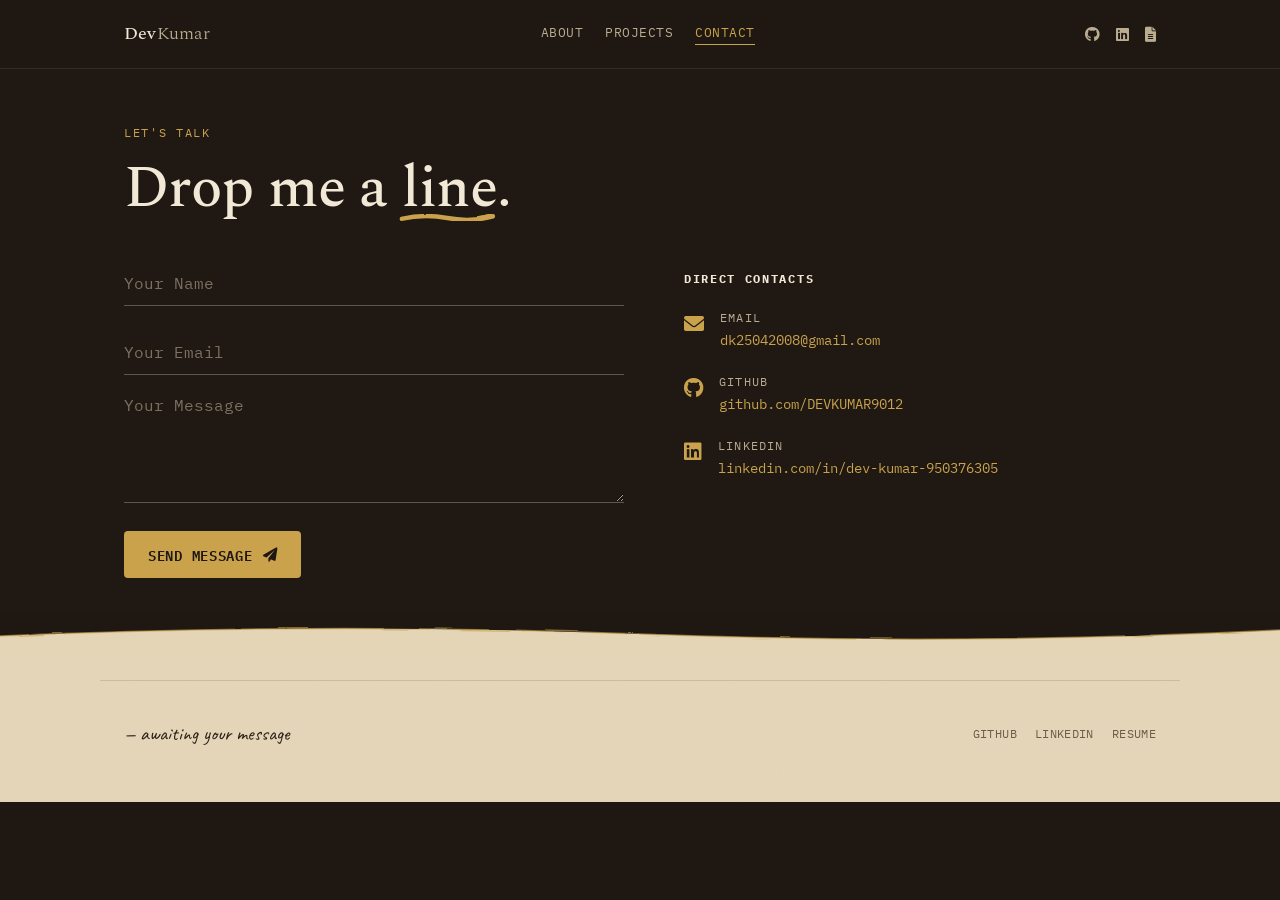
<file: contact.html>
<!DOCTYPE html>
<html lang="en">
<head>
    <meta charset="UTF-8">
    <meta name="viewport" content="width=device-width, initial-scale=1.0">
    <meta name="theme-color" content="#1E1712">
    <title>Dev Kumar — Contact</title>
    <link rel="preconnect" href="https://fonts.googleapis.com">
    <link rel="preconnect" href="https://fonts.gstatic.com" crossorigin>
    <link href="https://fonts.googleapis.com/css2?family=Spectral:ital,wght@0,400;0,500;0,600;1,400;1,500&family=IBM+Plex+Mono:wght@400;500;600&family=Caveat:wght@500;600;700&display=swap" rel="stylesheet">
    <link rel="stylesheet" href="https://cdnjs.cloudflare.com/ajax/libs/font-awesome/6.0.0/css/all.min.css">
    <link rel="stylesheet" href="theme.css">
    <style>
        .contact-layout {
            display: flex;
            flex-wrap: wrap-reverse;
            gap: 60px;
            margin-top: 40px;
        }
        .contact-form-container {
            flex: 1;
            min-width: 300px;
            max-width: 500px;
        }
        .contact-info {
            flex: 1;
            min-width: 250px;
            max-width: 400px;
            padding-top: 10px;
        }
        .contact-item {
            display: flex;
            align-items: flex-start;
            gap: 16px;
            margin-bottom: 24px;
        }
        .contact-item i {
            font-size: 1.25rem;
            color: var(--brass);
            margin-top: 4px;
        }
        .contact-label {
            font-family: var(--font-mono);
            font-size: 0.75rem;
            text-transform: uppercase;
            letter-spacing: 0.1em;
            color: var(--cream-soft);
            margin-bottom: 4px;
        }
        .bl-input, .bl-textarea {
            width: 100%;
            background: transparent;
            border: none;
            border-bottom: 1px solid rgba(241, 232, 214, 0.3);
            color: var(--cream);
            font-family: var(--font-mono);
            font-size: 1rem;
            padding: 12px 0;
            margin-bottom: 24px;
            transition: border-color 0.2s ease;
        }
        .bl-input:focus, .bl-textarea:focus {
            outline: none;
            border-bottom-color: var(--brass);
        }
        .bl-input::placeholder, .bl-textarea::placeholder {
            color: var(--cream-soft);
            opacity: 0.6;
        }
        .bl-textarea {
            resize: vertical;
            min-height: 120px;
        }
        .bl-btn {
            background: var(--brass);
            color: var(--desk);
            border: none;
            padding: 12px 24px;
            font-family: var(--font-mono);
            font-weight: 600;
            font-size: .9rem;
            letter-spacing: .05em;
            text-transform: uppercase;
            cursor: pointer;
            border-radius: 4px;
            transition: background 0.2s ease, transform 0.2s ease;
            display: inline-flex;
            align-items: center;
            gap: 10px;
        }
        .bl-btn:hover {
            background: var(--paper);
            transform: translateY(-2px);
        }
        .email-error {
            color: #ff6b6b;
            font-size: 0.8rem;
            display: block;
            margin-top: -18px;
            margin-bottom: 24px;
        }
        .form-status-msg {
            padding: 14px 18px;
            border-radius: 6px;
            font-family: var(--font-mono);
            font-size: 0.9rem;
            margin-bottom: 24px;
            display: none;
            line-height: 1.5;
        }
        .form-status-msg.success {
            display: block;
            background: rgba(201, 162, 75, 0.15);
            border: 1px solid var(--brass);
            color: var(--paper);
        }
        .form-status-msg.error {
            display: block;
            background: rgba(255, 107, 107, 0.15);
            border: 1px solid #ff6b6b;
            color: #ff6b6b;
        }
    </style>
</head>
<body class="bl">
    <svg width="0" height="0" style="position:absolute" aria-hidden="true">
        <defs>
            <filter id="blRough" x="-30%" y="-30%" width="160%" height="160%">
                <feTurbulence type="fractalNoise" baseFrequency="0.02 0.12" numOctaves="2" seed="7" result="n" />
                <feDisplacementMap in="SourceGraphic" in2="n" scale="3.5" xChannelSelector="R" yChannelSelector="G" />
            </filter>
            <filter id="blGrain">
                <feTurbulence type="fractalNoise" baseFrequency="0.85" numOctaves="2" stitchTiles="stitch" result="n" />
                <feColorMatrix type="matrix" values="0 0 0 0 1  0 0 0 0 1  0 0 0 0 1  0 0 0 0.6 0" />
            </filter>
        </defs>
    </svg>

    <header class="bl-nav">
        <div class="bl-nav-inner">
            <span class="bl-wordmark">Dev<span>Kumar</span></span>
            <nav class="bl-navlinks" aria-label="Primary">
                <a href="index.html">About</a>
                <a href="projects.html">Projects</a>
                <a href="contact.html" class="is-active" aria-current="page">Contact</a>
            </nav>
            <div class="bl-navicons">
                <a href="https://github.com/DEVKUMAR9012" target="_blank" rel="noopener noreferrer" aria-label="GitHub"><i class="fab fa-github"></i></a>
                <a href="https://linkedin.com/in/dev-kumar-950376305" target="_blank" rel="noopener noreferrer" aria-label="LinkedIn"><i class="fab fa-linkedin"></i></a>
                <a href="resume.pdf" target="_blank" rel="noopener noreferrer" aria-label="Resume"><i class="fas fa-file-alt"></i></a>
            </div>
        </div>
    </header>

    <main>
        <section class="bl-desk">
            <svg class="bl-grain" aria-hidden="true">
                <rect width="100%" height="100%" filter="url(#blGrain)" />
            </svg>
            <div class="bl-hero">
                <p class="bl-kicker">Let's Talk</p>
                <h1 class="bl-headline">Drop me a 
                    <span class="bl-underline">line<svg class="bl-underline-svg" viewBox="0 0 140 16" preserveAspectRatio="none" aria-hidden="true"><path class="bl-underline-path" filter="url(#blRough)" d="M2 9 Q 35 3, 70 8 T 138 6" /></svg></span>.
                </h1>
                
                <div class="contact-layout">
                    <div class="contact-form-container">
                    <div id="statusMessage" class="form-status-msg"></div>
                    <form action="https://formsubmit.co/dk25042008@gmail.com" method="POST" id="contactForm" autocomplete="off">
                        <input type="text" name="name" id="userName" class="bl-input" placeholder="Your Name" required>
                        
                        <input type="email" name="email" id="userEmail" class="bl-input" placeholder="Your Email" required style="margin-bottom: 8px;">
                        <span class="email-error" id="emailError" style="display:none;">Please enter a valid email address.</span>
                        
                        <textarea name="message" id="userMessage" class="bl-textarea" placeholder="Your Message" required></textarea>
                        
                        <input type="text" name="_honey" style="display:none">
                        <input type="hidden" name="_captcha" value="false">
                        
                        <button type="submit" id="submitBtn" class="bl-btn">Send Message <i class="fas fa-paper-plane"></i></button>
                    </form>
                </div>
                <div class="contact-info">
                    <h3 class="bl-kicker" style="margin-bottom: 24px; color: var(--cream);">Direct Contacts</h3>
                    
                    <div class="contact-item">
                        <i class="fas fa-envelope"></i>
                        <div>
                            <p class="contact-label">Email</p>
                            <a href="mailto:dk25042008@gmail.com" class="bl-entry-link">dk25042008@gmail.com</a>
                        </div>
                    </div>
                    
                    <div class="contact-item">
                        <i class="fab fa-github"></i>
                        <div>
                            <p class="contact-label">GitHub</p>
                            <a href="https://github.com/DEVKUMAR9012" target="_blank" class="bl-entry-link">github.com/DEVKUMAR9012</a>
                        </div>
                    </div>
                    
                    <div class="contact-item">
                        <i class="fab fa-linkedin"></i>
                        <div>
                            <p class="contact-label">LinkedIn</p>
                            <a href="https://linkedin.com/in/dev-kumar-950376305" target="_blank" class="bl-entry-link">linkedin.com/in/dev-kumar-950376305</a>
                        </div>
                    </div>
                </div>
            </div>
        </section>

        <div class="bl-seam" aria-hidden="true">
            <svg class="bl-seam-svg" viewBox="0 0 1200 34" preserveAspectRatio="none">
                <path class="bl-seam-fill" d="M0 34 L0 16 Q 300 2, 600 14 T 1200 10 L1200 34 Z" />
                <path class="bl-seam-stroke" filter="url(#blRough)" d="M0 16 Q 300 2, 600 14 T 1200 10" />
            </svg>
        </div>

        <section class="bl-page">
            <svg class="bl-grain" aria-hidden="true">
                <rect width="100%" height="100%" filter="url(#blGrain)" />
            </svg>
            <footer class="bl-footer">
                <p class="bl-footer-line">— awaiting your message</p>
                <div class="bl-footer-links">
                    <a href="https://github.com/DEVKUMAR9012" target="_blank" rel="noopener noreferrer">GitHub</a>
                    <a href="https://linkedin.com/in/dev-kumar-950376305" target="_blank" rel="noopener noreferrer">LinkedIn</a>
                    <a href="resume.pdf" target="_blank" rel="noopener noreferrer">Resume</a>
                </div>
            </footer>
        </section>
    </main>

    <script src="script.js"></script>
    <script>
    document.addEventListener('DOMContentLoaded', function() {
        var form = document.getElementById('contactForm');
        var nameInput = document.getElementById('userName');
        var emailInput = document.getElementById('userEmail');
        var messageInput = document.getElementById('userMessage');
        var errorSpan = document.getElementById('emailError');
        var submitBtn = document.getElementById('submitBtn');
        var statusMsg = document.getElementById('statusMessage');
        var emailPattern = /^[a-zA-Z0-9._%+-]+@[a-zA-Z0-9.-]+\.[a-zA-Z]{2,}$/;

        emailInput.addEventListener('input', function() {
            if (emailPattern.test(emailInput.value)) {
                errorSpan.style.display = 'none';
            }
        });

        form.addEventListener('submit', function(e) {
            e.preventDefault();

            if (!emailPattern.test(emailInput.value)) {
                errorSpan.style.display = 'block';
                return;
            } else {
                errorSpan.style.display = 'none';
            }

            submitBtn.disabled = true;
            submitBtn.innerHTML = 'Sending... <i class="fas fa-spinner fa-spin"></i>';
            statusMsg.className = 'form-status-msg';
            statusMsg.style.display = 'none';

            fetch("https://formsubmit.co/ajax/dk25042008@gmail.com", {
                method: "POST",
                headers: { 
                    "Content-Type": "application/json",
                    "Accept": "application/json"
                },
                body: JSON.stringify({
                    name: nameInput.value,
                    email: emailInput.value,
                    message: messageInput.value,
                    _subject: "New Contact Form Message from Portfolio!"
                })
            })
            .then(function(response) {
                if (response.ok) {
                    statusMsg.className = 'form-status-msg success';
                    statusMsg.innerHTML = '<i class="fas fa-check-circle"></i> Thank you! Your message has been sent successfully. Dev will get back to you soon.';
                    form.reset();
                } else {
                    throw new Error('Server returned an error');
                }
            })
            .catch(function(error) {
                statusMsg.className = 'form-status-msg error';
                statusMsg.innerHTML = '<i class="fas fa-exclamation-triangle"></i> Oops! Something went wrong. Please try emailing directly at <a href="mailto:dk25042008@gmail.com" style="color:inherit;text-decoration:underline;">dk25042008@gmail.com</a>.';
            })
            .finally(function() {
                submitBtn.disabled = false;
                submitBtn.innerHTML = 'Send Message <i class="fas fa-paper-plane"></i>';
            });
        });
    });
    </script>
</body>
</html>
</file>
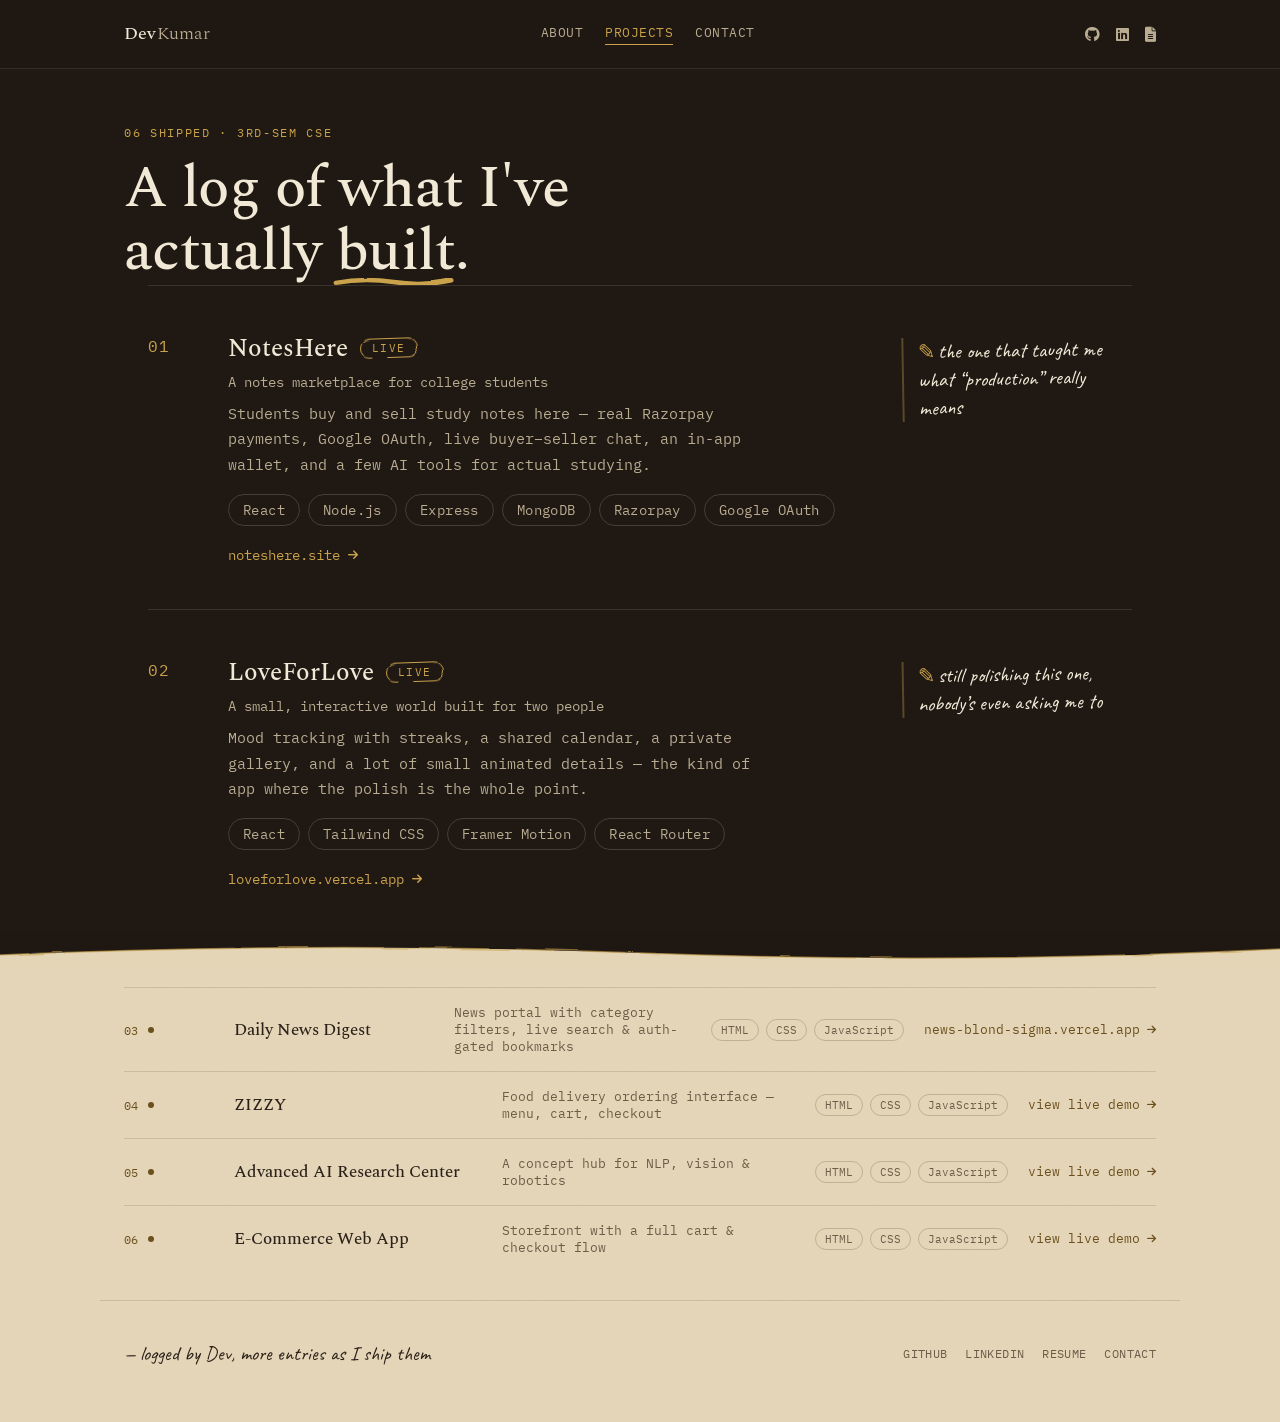
<file: projects.html>
<!DOCTYPE html>
<html lang="en">

<head>
    <meta charset="UTF-8">
    <meta name="viewport" content="width=device-width, initial-scale=1.0">
    <meta name="theme-color" content="#1E1712">
    <meta name="description"
        content="Dev Kumar — a chronological log of full-stack projects actually shipped, not just submitted.">
    <title>Dev Kumar — Build Log</title>
    <link rel="preconnect" href="https://fonts.googleapis.com">
    <link rel="preconnect" href="https://fonts.gstatic.com" crossorigin>
    <link
        href="https://fonts.googleapis.com/css2?family=Spectral:ital,wght@0,400;0,500;0,600;1,400;1,500&family=IBM+Plex+Mono:wght@400;500;600&family=Caveat:wght@500;600;700&display=swap"
        rel="stylesheet">
    <link rel="stylesheet" href="https://cdnjs.cloudflare.com/ajax/libs/font-awesome/6.0.0/css/all.min.css">
    <link rel="stylesheet" href="theme.css">
</head>

<body class="bl">

    <svg width="0" height="0" style="position:absolute" aria-hidden="true">
        <defs>
            <filter id="blRough" x="-30%" y="-30%" width="160%" height="160%">
                <feTurbulence type="fractalNoise" baseFrequency="0.02 0.12" numOctaves="2" seed="7" result="n" />
                <feDisplacementMap in="SourceGraphic" in2="n" scale="3.5" xChannelSelector="R" yChannelSelector="G" />
            </filter>
            <filter id="blGrain">
                <feTurbulence type="fractalNoise" baseFrequency="0.85" numOctaves="2" stitchTiles="stitch" result="n" />
                <feColorMatrix type="matrix" values="0 0 0 0 1  0 0 0 0 1  0 0 0 0 1  0 0 0 0.6 0" />
            </filter>
        </defs>
    </svg>

    <header class="bl-nav">
        <div class="bl-nav-inner">
            <span class="bl-wordmark">Dev<span>Kumar</span></span>
            <nav class="bl-navlinks" aria-label="Primary">
                <a href="index.html">About</a>
                <a href="projects.html" class="is-active" aria-current="page">Projects</a>
                <a href="contact.html">Contact</a>
            </nav>
            <div class="bl-navicons">
                <a href="https://github.com/DEVKUMAR9012" target="_blank" rel="noopener noreferrer"
                    aria-label="GitHub"><i class="fab fa-github"></i></a>
                <a href="https://linkedin.com/in/dev-kumar-950376305" target="_blank" rel="noopener noreferrer"
                    aria-label="LinkedIn"><i class="fab fa-linkedin"></i></a>
                <a href="resume.pdf" target="_blank" rel="noopener noreferrer" aria-label="Resume"><i
                        class="fas fa-file-alt"></i></a>
            </div>
        </div>
    </header>

    <main>
        <section class="bl-desk">
            <svg class="bl-grain" aria-hidden="true">
                <rect width="100%" height="100%" filter="url(#blGrain)" />
            </svg>

            <div class="bl-hero">
                <p class="bl-kicker" id="kicker">06 shipped · 3rd-sem CSE</p>
                <h1 class="bl-headline">A log of what I've actually
                    <span class="bl-underline">built<svg class="bl-underline-svg" viewBox="0 0 140 16"
                            preserveAspectRatio="none" aria-hidden="true">
                            <path class="bl-underline-path" filter="url(#blRough)" d="M2 9 Q 35 3, 70 8 T 138 6" />
                        </svg></span>.
                </h1>


            <div class="bl-ledger" id="ledger-featured"></div>
        </section>

        <div class="bl-seam" aria-hidden="true">
            <svg class="bl-seam-svg" viewBox="0 0 1200 34" preserveAspectRatio="none">
                <path class="bl-seam-fill" d="M0 34 L0 16 Q 300 2, 600 14 T 1200 10 L1200 34 Z" />
                <path class="bl-seam-stroke" filter="url(#blRough)" d="M0 16 Q 300 2, 600 14 T 1200 10" />
            </svg>
        </div>

        <section class="bl-page">
            <svg class="bl-grain" aria-hidden="true">
                <rect width="100%" height="100%" filter="url(#blGrain)" />
            </svg>

            <div class="bl-ledger bl-ledger--compact bl-wrap" id="ledger-compact"></div>

            <footer class="bl-footer">
                <p class="bl-footer-line">— logged by Dev, more entries as I ship them</p>
                <div class="bl-footer-links">
                    <a href="https://github.com/DEVKUMAR9012" target="_blank" rel="noopener noreferrer">GitHub</a>
                    <a href="https://linkedin.com/in/dev-kumar-950376305" target="_blank"
                        rel="noopener noreferrer">LinkedIn</a>
                    <a href="resume.pdf" target="_blank" rel="noopener noreferrer">Resume</a>
                    <a href="contact.html">Contact</a>
                </div>
            </footer>
        </section>
    </main>

    <script>
        const PROJECTS = [
            {
                entryNo: '01', name: 'NotesHere',
                tagline: 'A notes marketplace for college students',
                description: 'Students buy and sell study notes here — real Razorpay payments, Google OAuth, live buyer–seller chat, an in-app wallet, and a few AI tools for actual studying.',
                note: 'the one that taught me what “production” really means',
                tags: ['React', 'Node.js', 'Express', 'MongoDB', 'Razorpay', 'Google OAuth'],
                categories: ['fullstack', 'ai'],
                link: 'https://noteshere.site', linkLabel: 'noteshere.site',
                featured: true
            },
            {
                entryNo: '02', name: 'LoveForLove',
                tagline: 'A small, interactive world built for two people',
                description: 'Mood tracking with streaks, a shared calendar, a private gallery, and a lot of small animated details — the kind of app where the polish is the whole point.',
                note: 'still polishing this one, nobody’s even asking me to',
                tags: ['React', 'Tailwind CSS', 'Framer Motion', 'React Router'],
                categories: ['fullstack'],
                link: 'https://loveforlove.vercel.app', linkLabel: 'loveforlove.vercel.app',
                featured: true
            },
            {
                entryNo: '03', name: 'Daily News Digest',
                tagline: 'News portal with category filters, live search & auth-gated bookmarks',
                tags: ['HTML', 'CSS', 'JavaScript', 'Google OAuth', 'Vercel'],
                categories: ['web', 'fullstack'],
                link: 'https://news-blond-sigma.vercel.app/', linkLabel: 'news-blond-sigma.vercel.app',
                featured: false
            },
            {
                entryNo: '04', name: 'ZIZZY',
                tagline: 'Food delivery ordering interface — menu, cart, checkout',
                tags: ['HTML', 'CSS', 'JavaScript'],
                categories: ['web'],
                link: 'https://685266a38cd352d07ebf8de5--rainbow-mousse-f22f4d.netlify.app/111', linkLabel: 'view live demo',
                featured: false
            },
            {
                entryNo: '05', name: 'Advanced AI Research Center',
                tagline: 'A concept hub for NLP, vision & robotics',
                tags: ['HTML', 'CSS', 'JavaScript'],
                categories: ['ai', 'web'],
                link: 'https://deivocationalit2305800.netlify.app/', linkLabel: 'view live demo',
                featured: false
            },
            {
                entryNo: '06', name: 'E-Commerce Web App',
                tagline: 'Storefront with a full cart & checkout flow',
                tags: ['HTML', 'CSS', 'JavaScript'],
                categories: ['web'],
                link: 'https://ecomwebdev.netlify.app/', linkLabel: 'view live demo',
                featured: false
            }
        ];

        function stamp(p) {
            if (!p.link) {
                return '<span class="bl-stamp bl-stamp--dev"><span class="bl-stamp-ring"></span><span class="bl-stamp-text">in dev</span></span>';
            }
            return '<span class="bl-stamp"><span class="bl-stamp-ring" style="filter:url(#blRough)"></span><span class="bl-stamp-text">live</span></span>';
        }

        function majorEntry(p) {
            return `
    <article class="bl-entry">
      <div class="bl-entry-num">${p.entryNo}</div>
      <div class="bl-entry-body">
        <div class="bl-entry-head">
          <h3 class="bl-entry-name">${p.name}</h3>
          ${stamp(p)}
        </div>
        <p class="bl-entry-tagline">${p.tagline}</p>
        <p class="bl-entry-desc">${p.description}</p>
        <ul class="bl-tags" aria-label="Tech stack">${p.tags.map(t => `<li>${t}</li>`).join('')}</ul>
        ${p.link
                    ? `<a class="bl-entry-link" href="${p.link}" target="_blank" rel="noopener noreferrer">${p.linkLabel} <i class="fas fa-arrow-right" aria-hidden="true"></i></a>`
                    : `<span class="bl-entry-link bl-entry-link--muted">not deployed yet</span>`}
      </div>
      ${p.note ? `<div class="bl-note"><span class="bl-note-mark">✎</span>${p.note}</div>` : '<div></div>'}
    </article>`;
        }

        function minorEntry(p) {
            return `
    <article class="bl-row">
      <div class="bl-row-top">
        <span class="bl-row-num">${p.entryNo}</span>
        <span class="bl-row-dot ${p.link ? '' : 'bl-row-dot--dev'}" aria-hidden="true"></span>
      </div>
      <span class="bl-row-name">${p.name}</span>
      <span class="bl-row-tagline">${p.tagline}</span>
      <ul class="bl-row-tags">${p.tags.slice(0, 3).map(t => `<li>${t}</li>`).join('')}</ul>
      ${p.link
                    ? `<a class="bl-row-link" href="${p.link}" target="_blank" rel="noopener noreferrer">${p.linkLabel} <i class="fas fa-arrow-right" aria-hidden="true"></i></a>`
                    : `<span class="bl-row-link bl-row-link--muted">in dev</span>`}
    </article>`;
        }

        const featuredEl = document.getElementById('ledger-featured');
        const compactEl = document.getElementById('ledger-compact');

        const reduceMotion = window.matchMedia('(prefers-reduced-motion: reduce)').matches;
        const observer = reduceMotion ? null : new IntersectionObserver((entries) => {
            entries.forEach(e => { if (e.isIntersecting) { e.target.classList.add('is-visible'); observer.unobserve(e.target); } });
        }, { threshold: .12 });

        function render(filter) {
            const filtered = filter === 'all' ? PROJECTS : PROJECTS.filter(p => p.categories.includes(filter));
            const featured = filtered.filter(p => p.featured);
            const rest = filtered.filter(p => !p.featured);

            featuredEl.innerHTML = featured.map(majorEntry).join('');

            if (filtered.length === 0) {
                compactEl.innerHTML = '<p class="bl-empty">Nothing logged under this filter yet.</p>';
            } else {
                compactEl.innerHTML = rest.map(minorEntry).join('');
            }

            if (observer) {
                document.querySelectorAll('.bl-entry, .bl-row').forEach(el => observer.observe(el));
            } else {
                document.querySelectorAll('.bl-entry, .bl-row').forEach(el => el.classList.add('is-visible'));
            }
        }

        document.querySelectorAll('.bl-tab').forEach(btn => {
            btn.addEventListener('click', () => {
                document.querySelectorAll('.bl-tab').forEach(b => {
                    b.classList.remove('bl-tab--active');
                    b.setAttribute('aria-selected', 'false');
                });
                btn.classList.add('bl-tab--active');
                btn.setAttribute('aria-selected', 'true');
                render(btn.dataset.filter);
            });
        });

        render('all');
    </script>
</body>

</html>
</file>
<file: theme.css>
/* ---------- tokens ---------- */
        :root {
            --desk: #1E1712;
            --desk-2: #262019;
            --paper: #E4D5B7;
            --paper-2: #DAC79C;
            --ink: #2A2118;
            --ink-soft: #6B5D48;
            --cream: #F1E8D6;
            --cream-soft: #B9AC91;
            --brass: #C9A24B;
            --brass-soft: rgba(201, 162, 75, .35);
            --brass-deep: #6B4F1C;
            --font-display: 'Spectral', Georgia, serif;
            --font-mono: 'IBM Plex Mono', ui-monospace, 'SFMono-Regular', Menlo, monospace;
            --font-hand: 'Caveat', cursive;
            color-scheme: dark;
        }

        /* ---------- reset / base ---------- */
        * {
            box-sizing: border-box;
        }

        html {
            scroll-behavior: auto;
        }

        body {
            margin: 0;
            background: var(--desk);
            color: var(--cream);
            font-family: var(--font-mono);
            -webkit-font-smoothing: antialiased;
        }

        img,
        svg {
            display: block;
            max-width: 100%;
        }

        a {
            color: inherit;
        }

        ul {
            list-style: none;
            margin: 0;
            padding: 0;
        }

        h1,
        h2,
        h3,
        p {
            margin: 0;
        }

        button {
            font: inherit;
        }

        :focus-visible {
            outline: 2px solid var(--brass);
            outline-offset: 3px;
            border-radius: 2px;
        }

        .bl-wrap {
            max-width: 1080px;
            margin: 0 auto;
            padding-left: 24px;
            padding-right: 24px;
        }

        /* ---------- grain texture ---------- */
        .bl-grain {
            position: absolute;
            inset: 0;
            width: 100%;
            height: 100%;
            opacity: .05;
            mix-blend-mode: overlay;
            pointer-events: none;
        }

        /* ---------- nav ---------- */
        .bl-nav {
            border-bottom: 1px solid rgba(241, 232, 214, .1);
        }

        .bl-nav-inner {
            max-width: 1080px;
            margin: 0 auto;
            padding: 20px 24px;
            display: flex;
            align-items: center;
            justify-content: space-between;
            gap: 20px;
        }

        .bl-wordmark {
            font-family: var(--font-display);
            font-size: 1.15rem;
            font-weight: 500;
            letter-spacing: .01em;
        }

        .bl-wordmark span {
            font-weight: 300;
            color: var(--cream-soft);
        }

        .bl-navlinks {
            display: flex;
            gap: 22px;
            font-size: .8rem;
            letter-spacing: .04em;
            text-transform: uppercase;
        }

        .bl-navlinks a {
            text-decoration: none;
            color: var(--cream-soft);
            position: relative;
            padding-bottom: 3px;
            transition: color .2s ease;
        }

        .bl-navlinks a:hover {
            color: var(--cream);
        }

        .bl-navlinks a.is-active {
            color: var(--brass);
            border-bottom: 1.5px solid var(--brass);
        }

        .bl-navicons {
            display: flex;
            gap: 16px;
            align-items: center;
            font-size: .95rem;
        }

        .bl-navicons a {
            color: var(--cream-soft);
            transition: color .2s ease;
        }

        .bl-navicons a:hover {
            color: var(--brass);
        }

        /* ---------- desk section ---------- */
        .bl-desk {
            position: relative;
            overflow: hidden;
            padding-bottom: 8px;
        }

        .bl-hero {
            max-width: 1080px;
            margin: 0 auto;
            padding: 56px 24px 28px;
            position: relative;
            z-index: 1;
        }

        .bl-kicker {
            font-size: .75rem;
            letter-spacing: .14em;
            text-transform: uppercase;
            color: var(--brass);
            margin-bottom: 18px;
        }

        .bl-headline {
            font-family: var(--font-display);
            font-weight: 500;
            font-size: clamp(2.1rem, 5.4vw, 3.6rem);
            line-height: 1.1;
            letter-spacing: -.01em;
            max-width: 16ch;
            color: var(--cream);
        }

        .bl-underline {
            position: relative;
            display: inline-block;
        }

        .bl-underline-svg {
            position: absolute;
            left: -2px;
            right: -2px;
            bottom: -4px;
            width: calc(100% + 4px);
            height: 14px;
            overflow: visible;
        }

        .bl-underline-path {
            fill: none;
            stroke: var(--brass);
            stroke-width: 5;
            stroke-linecap: round;
        }

        .bl-subline {
            font-size: .95rem;
            line-height: 1.7;
            color: var(--cream-soft);
            max-width: 46ch;
            margin-top: 22px;
        }

        @media (prefers-reduced-motion:no-preference) {

            .bl-kicker,
            .bl-headline,
            .bl-subline {
                opacity: 0;
                transform: translateY(10px);
                animation: blFadeUp .7s ease forwards;
            }

            .bl-kicker {
                animation-delay: .05s;
            }

            .bl-headline {
                animation-delay: .16s;
            }

            .bl-subline {
                animation-delay: .32s;
            }
        }

        @keyframes blFadeUp {
            to {
                opacity: 1;
                transform: translateY(0);
            }
        }

        /* ---------- filter tabs ---------- */
        .bl-tabs {
            max-width: 1080px;
            margin: 8px auto 0;
            padding: 0 24px 30px;
            display: flex;
            flex-wrap: wrap;
            gap: 22px;
            position: relative;
            z-index: 1;
        }

        .bl-tab {
            background: none;
            border: none;
            cursor: pointer;
            position: relative;
            font-family: var(--font-mono);
            font-size: .78rem;
            letter-spacing: .06em;
            text-transform: uppercase;
            color: var(--cream-soft);
            padding: 6px 0 10px;
            transition: color .2s ease;
        }

        .bl-tab::after {
            content: '';
            position: absolute;
            left: 0;
            right: 0;
            bottom: 0;
            height: 2px;
            background: var(--brass);
            transform: scaleX(0);
            transform-origin: left;
            transition: transform .25s ease;
        }

        .bl-tab:hover {
            color: var(--cream);
        }

        .bl-tab--active {
            color: var(--brass);
        }

        .bl-tab--active::after {
            transform: scaleX(1);
        }

        /* ---------- ledger — major (featured) entries ---------- */
        .bl-ledger {
            max-width: 1080px;
            margin: 0 auto;
            padding: 0 24px;
            position: relative;
            z-index: 1;
        }

        .bl-entry {
            display: grid;
            grid-template-columns: 1fr;
            gap: 14px;
            padding: 32px 0;
            border-top: 1px solid rgba(241, 232, 214, .12);
        }

        .bl-entry:last-child {
            padding-bottom: 8px;
        }

        .bl-entry-num {
            font-size: .85rem;
            color: var(--brass);
            letter-spacing: .05em;
            font-variant-numeric: tabular-nums;
        }

        .bl-entry-head {
            display: flex;
            align-items: center;
            gap: 12px;
            flex-wrap: wrap;
            margin-bottom: 6px;
        }

        .bl-entry-name {
            font-family: var(--font-display);
            font-size: 1.55rem;
            font-weight: 500;
            color: var(--cream);
        }

        .bl-stamp {
            position: relative;
            display: inline-flex;
            align-items: center;
            justify-content: center;
            padding: 3px 12px;
        }

        .bl-stamp-ring {
            position: absolute;
            inset: 0;
            border: 1.5px solid var(--brass);
            border-radius: 999px;
            transform: rotate(-2deg);
        }

        .bl-stamp-text {
            position: relative;
            z-index: 1;
            font-size: .66rem;
            letter-spacing: .14em;
            text-transform: uppercase;
            color: var(--brass);
        }

        .bl-stamp--dev .bl-stamp-ring {
            border-color: var(--cream-soft);
            border-style: dashed;
        }

        .bl-stamp--dev .bl-stamp-text {
            color: var(--cream-soft);
        }

        .bl-entry-tagline {
            color: var(--cream-soft);
            font-size: .85rem;
            margin-bottom: 10px;
        }

        .bl-entry-desc {
            color: var(--cream-soft);
            font-size: .92rem;
            line-height: 1.75;
            max-width: 58ch;
            margin-bottom: 16px;
        }

        .bl-tags {
            display: flex;
            flex-wrap: wrap;
            gap: 8px;
            margin-bottom: 18px;
            list-style: none;
            padding: 0;
        }

        .bl-tags li {
            font-size: .85rem;
            letter-spacing: .03em;
            color: var(--cream-soft);
            border: 1px solid rgba(241, 232, 214, .18);
            border-radius: 999px;
            padding: 6px 14px;
            display: inline-flex;
            align-items: center;
            gap: 8px;
        }

        .bl-tags li i {
            font-size: 1rem;
        }

        .bl-entry-link {
            display: inline-flex;
            align-items: center;
            gap: 8px;
            text-decoration: none;
            font-size: .85rem;
            color: var(--brass);
            border-bottom: 1px solid transparent;
            transition: border-color .2s ease;
        }

        .bl-entry-link:hover {
            border-color: var(--brass);
        }

        .bl-entry-link i {
            font-size: .72rem;
            transition: transform .2s ease;
        }

        .bl-entry-link:hover i {
            transform: translate(2px, -2px);
        }

        .bl-entry-link--muted {
            color: var(--cream-soft);
        }

        .bl-note {
            font-family: var(--font-hand);
            font-size: 1.3rem;
            line-height: 1.35;
            color: var(--cream);
            padding-left: 14px;
            border-left: 2px solid var(--brass-soft);
            transform: rotate(-1deg);
            max-width: 34ch;
        }

        .bl-note-mark {
            color: var(--brass);
            margin-right: 2px;
        }

        @media (min-width:860px) {
            .bl-entry {
                grid-template-columns: 52px minmax(0, 1fr) 230px;
                column-gap: 28px;
                align-items: start;
                padding: 44px 0;
            }

            .bl-entry-num {
                font-size: 1rem;
                padding-top: 6px;
            }

            .bl-note {
                margin-top: 6px;
            }
        }

        /* ---------- seam between desk & paper ---------- */
        .bl-seam {
            margin-top: 6px;
            line-height: 0;
            position: relative;
            z-index: 1;
        }

        .bl-seam-svg {
            width: 100%;
            height: 34px;
            display: block;
        }

        .bl-seam-fill {
            fill: var(--paper);
        }

        .bl-seam-stroke {
            fill: none;
            stroke: var(--brass);
            stroke-width: 1.5;
            opacity: .6;
        }

        /* ---------- paper section ---------- */
        .bl-page {
            background: var(--paper);
            color: var(--ink);
            position: relative;
            overflow: hidden;
            padding-top: 6px;
        }

        .bl-ledger--compact {
            padding-top: 8px;
            padding-bottom: 8px;
        }

        .bl-row {
            display: grid;
            grid-template-columns: 1fr;
            gap: 6px;
            padding: 18px 0;
            border-top: 1px solid rgba(42, 33, 24, .14);
            transition: background .2s ease;
        }

        .bl-row:hover {
            background: rgba(107, 79, 28, .05);
        }

        .bl-row-top {
            display: flex;
            align-items: center;
            gap: 10px;
        }

        .bl-row-num {
            font-size: .78rem;
            color: var(--brass-deep);
            font-variant-numeric: tabular-nums;
        }

        .bl-row-dot {
            width: 6px;
            height: 6px;
            border-radius: 50%;
            background: var(--brass-deep);
            flex: none;
        }

        .bl-row-dot--dev {
            background: var(--ink-soft);
        }

        .bl-row-name {
            font-family: var(--font-display);
            font-size: 1.05rem;
            font-weight: 500;
            color: var(--ink);
        }

        .bl-row-tagline {
            font-size: .8rem;
            color: var(--ink-soft);
        }

        .bl-row-tags {
            display: flex;
            flex-wrap: wrap;
            gap: 7px;
        }

        .bl-row-tags li {
            font-size: .66rem;
            color: var(--ink-soft);
            border: 1px solid rgba(42, 33, 24, .2);
            border-radius: 999px;
            padding: 3px 9px;
        }

        .bl-row-link {
            justify-self: start;
            display: inline-flex;
            align-items: center;
            gap: 7px;
            text-decoration: none;
            font-size: .8rem;
            color: var(--brass-deep);
            border-bottom: 1px solid transparent;
            transition: border-color .2s ease;
        }

        .bl-row-link:hover {
            border-color: var(--brass-deep);
        }

        .bl-row-link i {
            font-size: .65rem;
        }

        .bl-row-link--muted {
            color: var(--ink-soft);
        }

        @media (min-width:700px) {
            .bl-row {
                grid-template-columns: 90px 1.1fr 1.3fr auto auto;
                align-items: center;
                gap: 20px;
                padding: 16px 0;
            }
        }

        .bl-empty {
            padding: 40px 0;
            color: var(--ink-soft);
            font-size: .85rem;
            text-align: center;
        }

        /* ---------- footer ---------- */
        .bl-footer {
            max-width: 1080px;
            margin: 0 auto;
            padding: 40px 24px 56px;
            position: relative;
            z-index: 1;
            display: flex;
            flex-wrap: wrap;
            gap: 16px;
            align-items: center;
            justify-content: space-between;
            border-top: 1px solid rgba(42, 33, 24, .14);
            margin-top: 20px;
        }

        .bl-footer-line {
            font-family: var(--font-hand);
            font-size: 1.25rem;
            color: var(--ink);
        }

        .bl-footer-links {
            display: flex;
            gap: 18px;
            font-size: .75rem;
            letter-spacing: .03em;
            text-transform: uppercase;
        }

        .bl-footer-links a {
            text-decoration: none;
            color: var(--ink-soft);
            transition: color .2s ease;
        }

        .bl-footer-links a:hover {
            color: var(--brass-deep);
        }

        /* ---------- scroll reveal ---------- */
        @media (prefers-reduced-motion:no-preference) {

            .bl-entry,
            .bl-row {
                opacity: 0;
                transform: translateY(16px);
                transition: opacity .55s ease, transform .55s ease;
            }

            .bl-entry.is-visible,
            .bl-row.is-visible {
                opacity: 1;
                transform: translateY(0);
            }
        }
</file>
